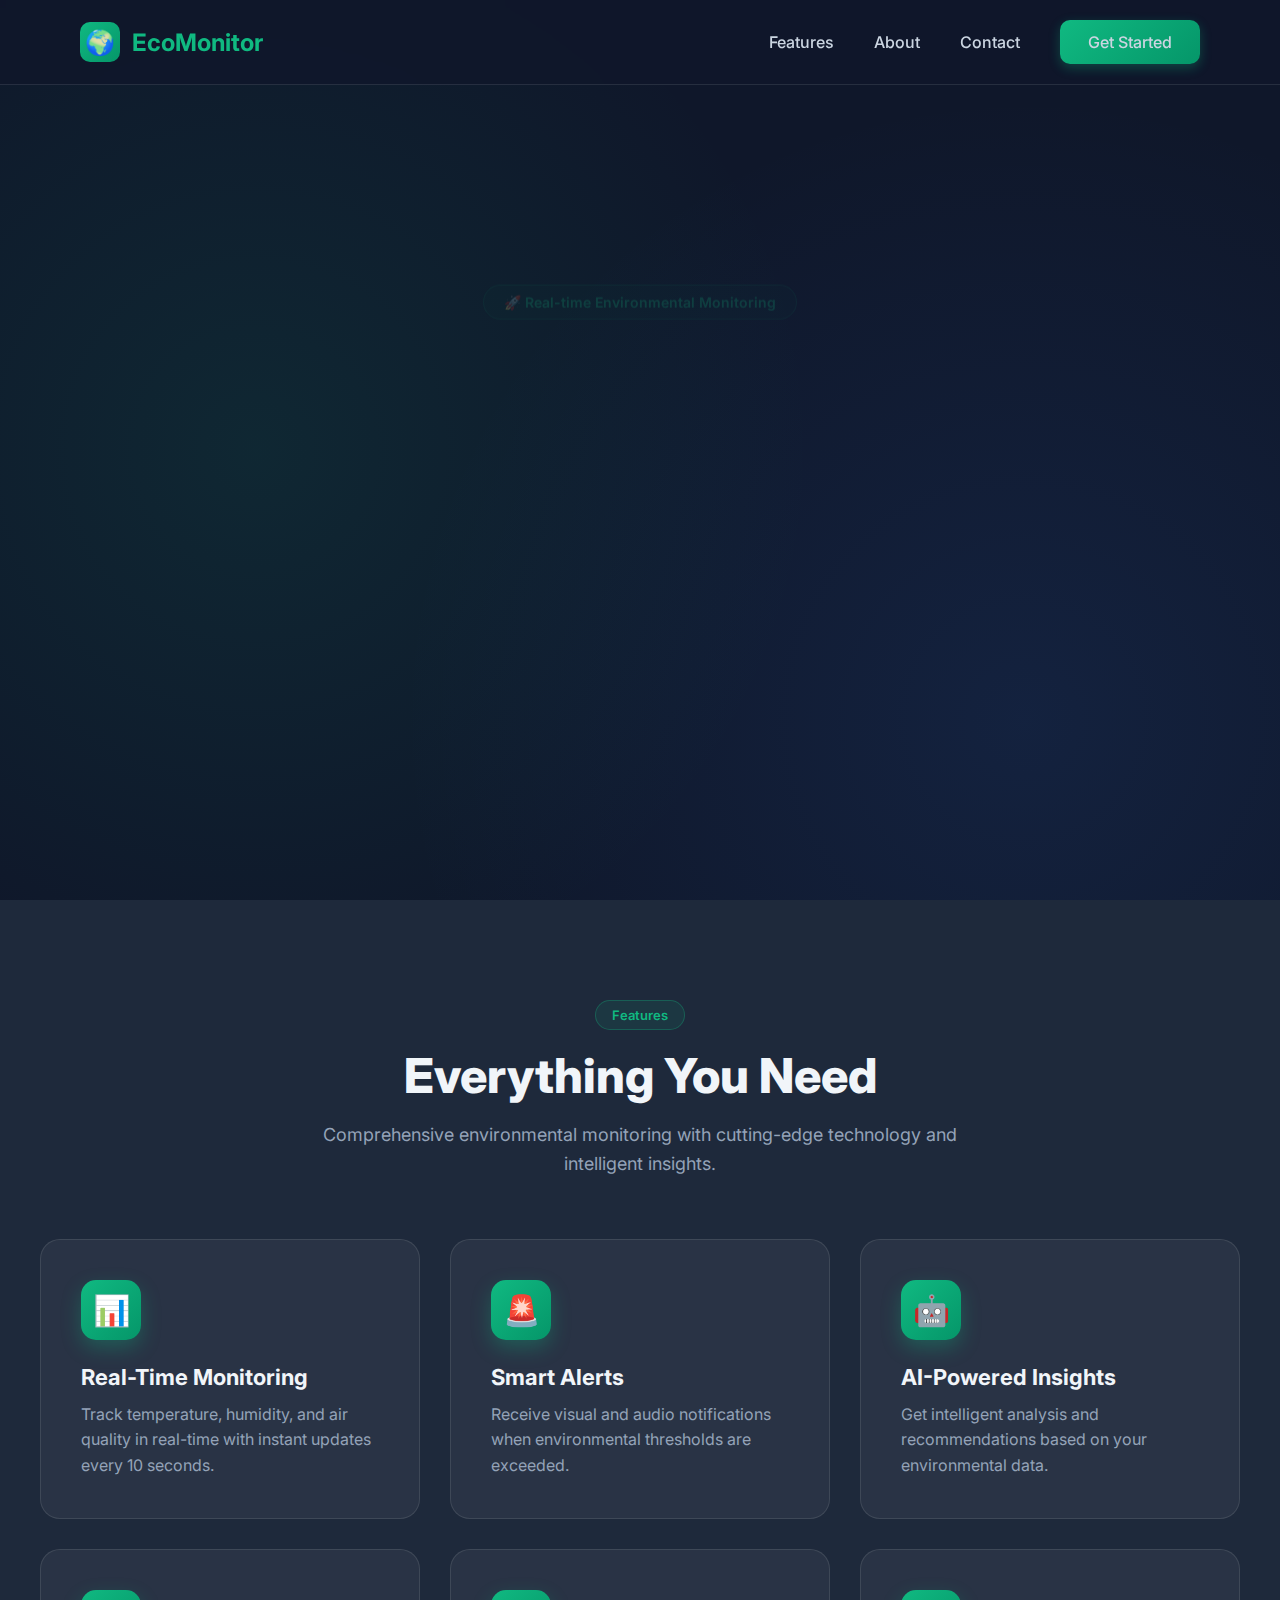
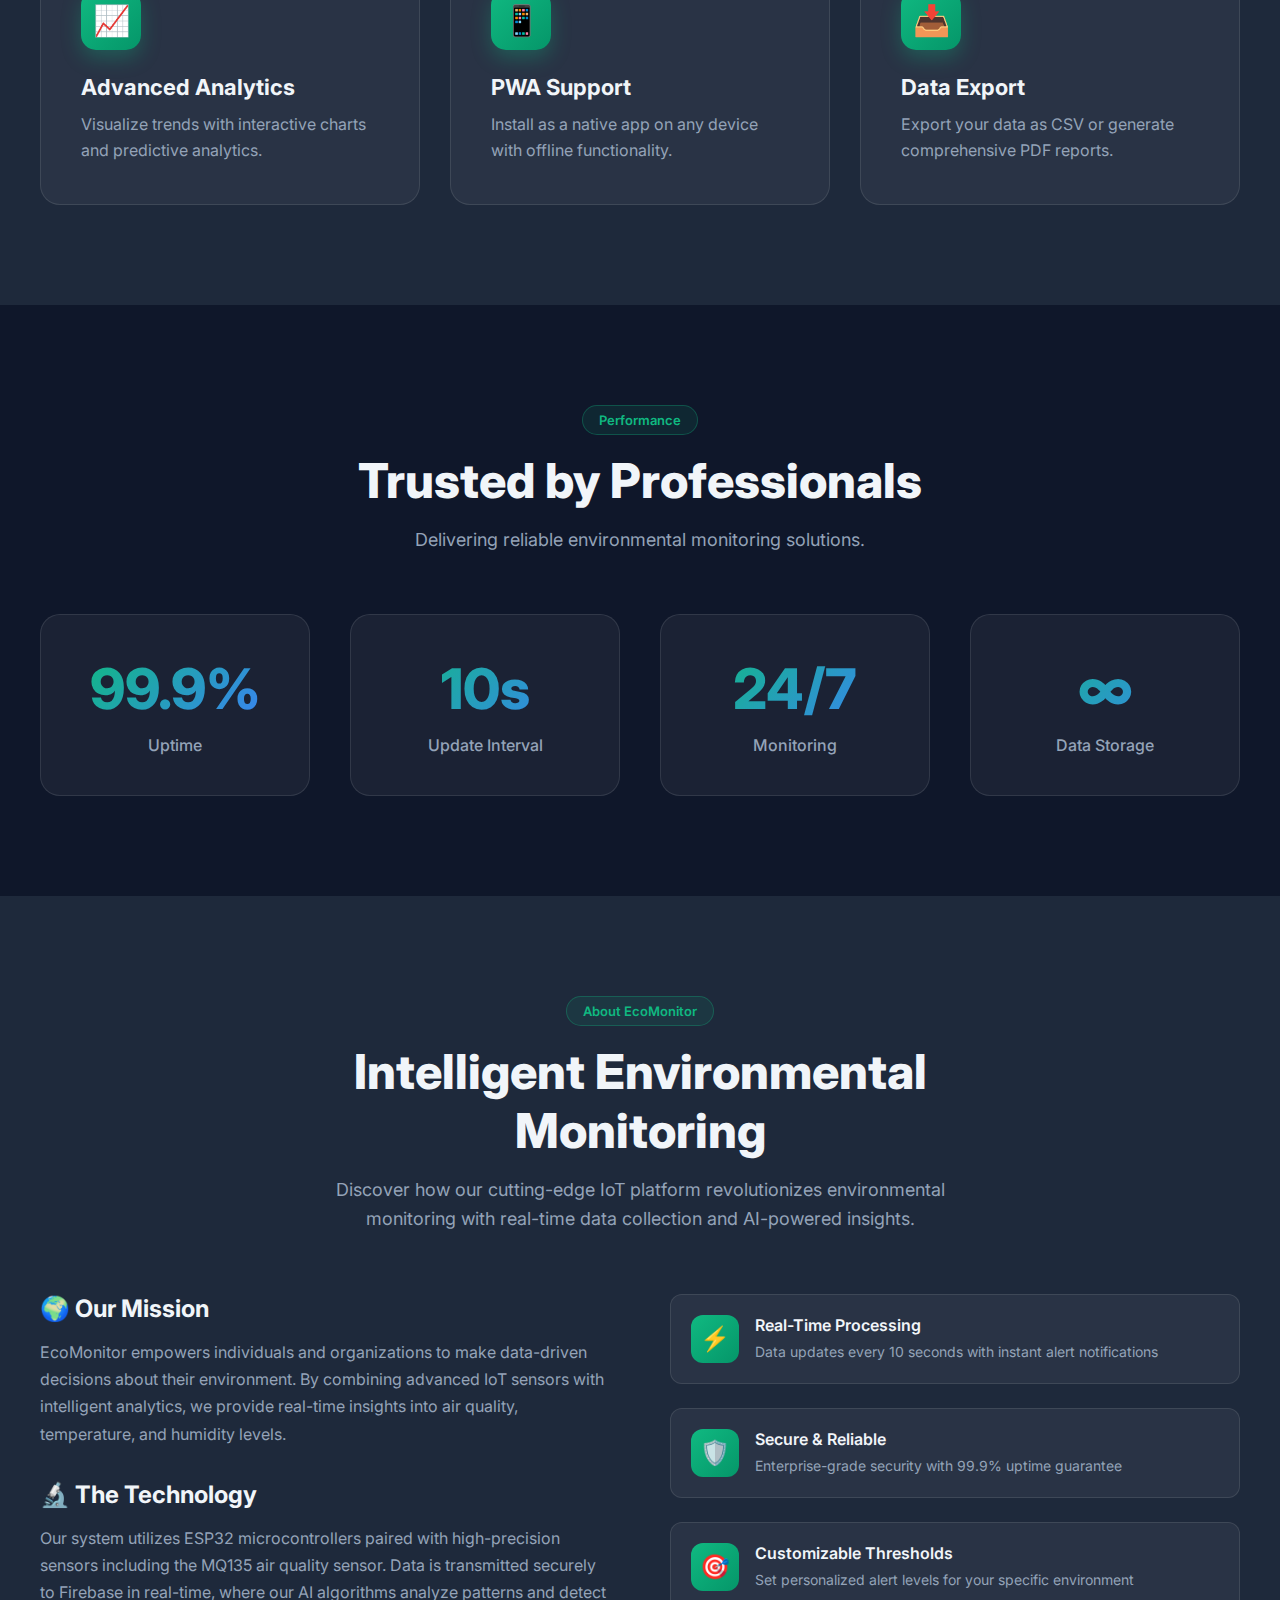
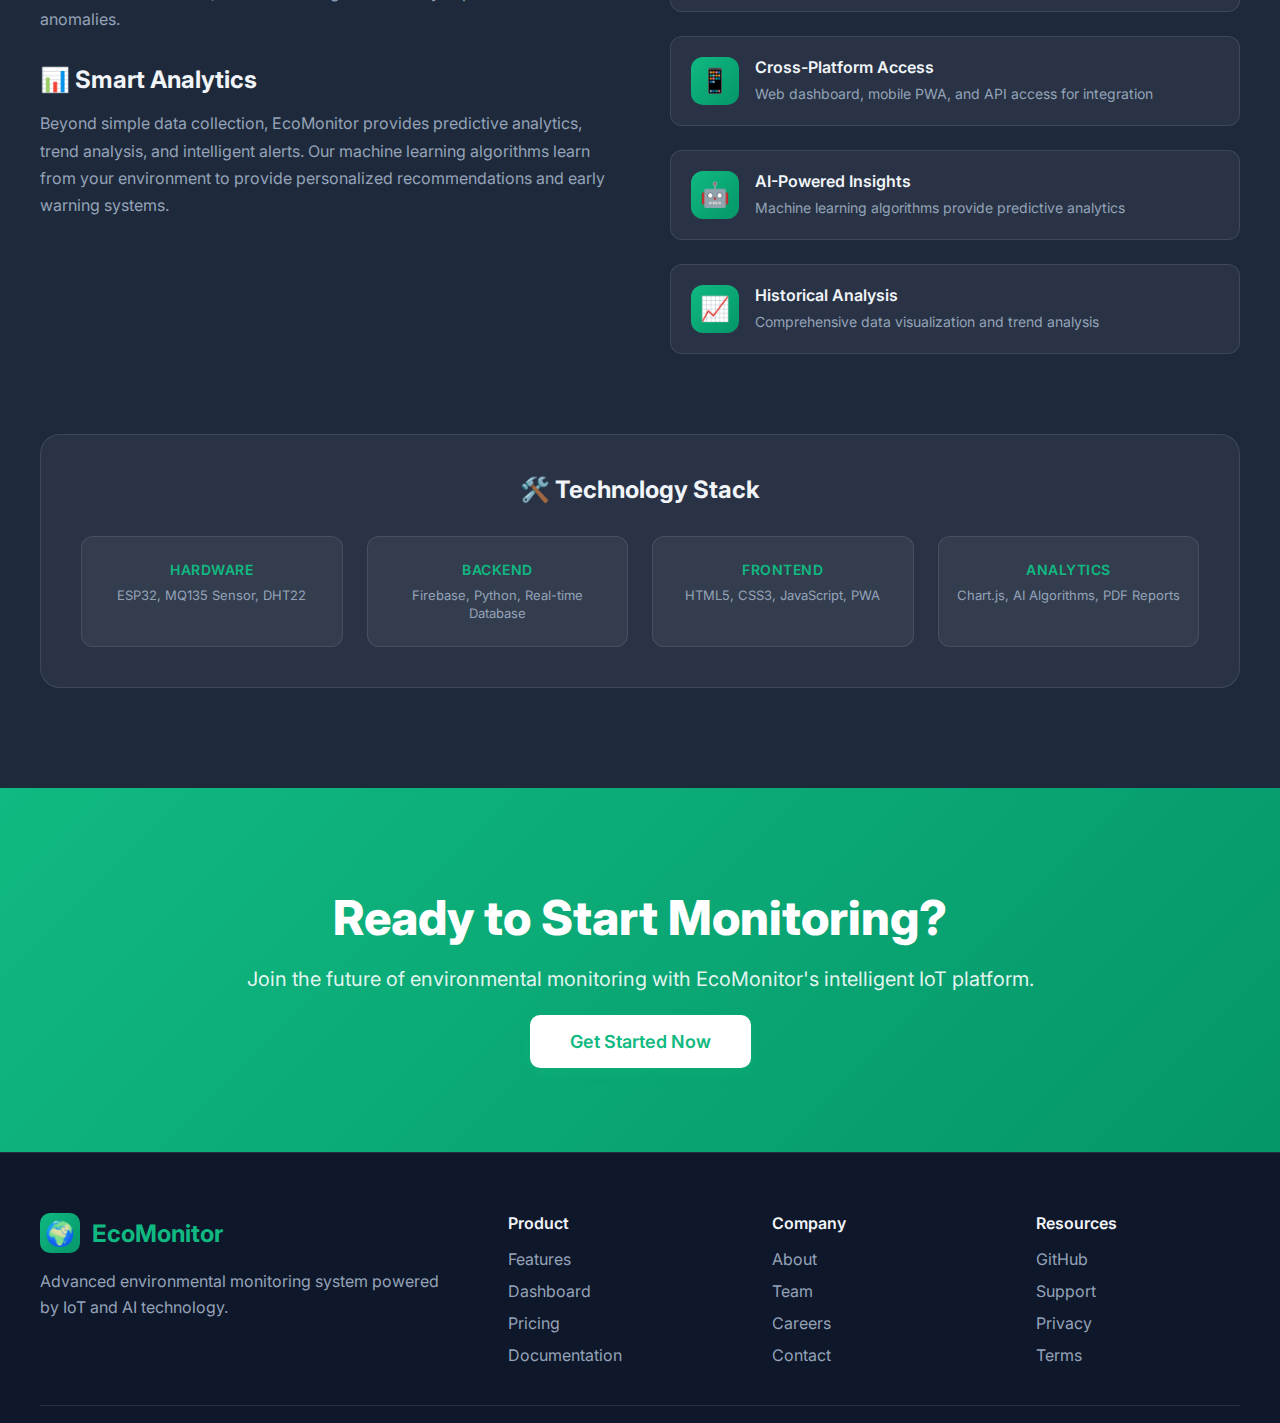
<file: index.html>
<!DOCTYPE html>
<html lang="en">
<head>
    <meta charset="UTF-8">
    <meta name="viewport" content="width=device-width, initial-scale=1.0">
    <meta http-equiv="refresh" content="0; url=web_dashboard/index.html">
    <title>EcoMonitor - Redirecting...</title>
    <style>
        body {
            font-family: 'Segoe UI', Tahoma, Geneva, Verdana, sans-serif;
            display: flex;
            justify-content: center;
            align-items: center;
            height: 100vh;
            margin: 0;
            background: linear-gradient(135deg, #667eea 0%, #764ba2 100%);
            color: white;
        }
        .container {
            text-align: center;
            padding: 40px;
            background: rgba(255, 255, 255, 0.1);
            border-radius: 20px;
            backdrop-filter: blur(10px);
        }
        h1 {
            font-size: 2.5em;
            margin-bottom: 20px;
        }
        p {
            font-size: 1.2em;
            margin-bottom: 30px;
        }
        .spinner {
            border: 4px solid rgba(255, 255, 255, 0.3);
            border-top: 4px solid white;
            border-radius: 50%;
            width: 50px;
            height: 50px;
            animation: spin 1s linear infinite;
            margin: 0 auto;
        }
        @keyframes spin {
            0% { transform: rotate(0deg); }
            100% { transform: rotate(360deg); }
        }
        a {
            color: white;
            text-decoration: underline;
        }
    </style>
</head>
<body>
    <div class="container">
        <h1>🌍 EcoMonitor</h1>
        <p>Redirecting to dashboard...</p>
        <div class="spinner"></div>
        <p style="margin-top: 30px; font-size: 0.9em;">
            If not redirected, <a href="web_dashboard/index.html">click here</a>
        </p>
    </div>
    <script>
        // Redirect after 1 second
        setTimeout(() => {
            window.location.href = 'web_dashboard/index.html';
        }, 1000);
    </script>
</body>
</html>
</file>
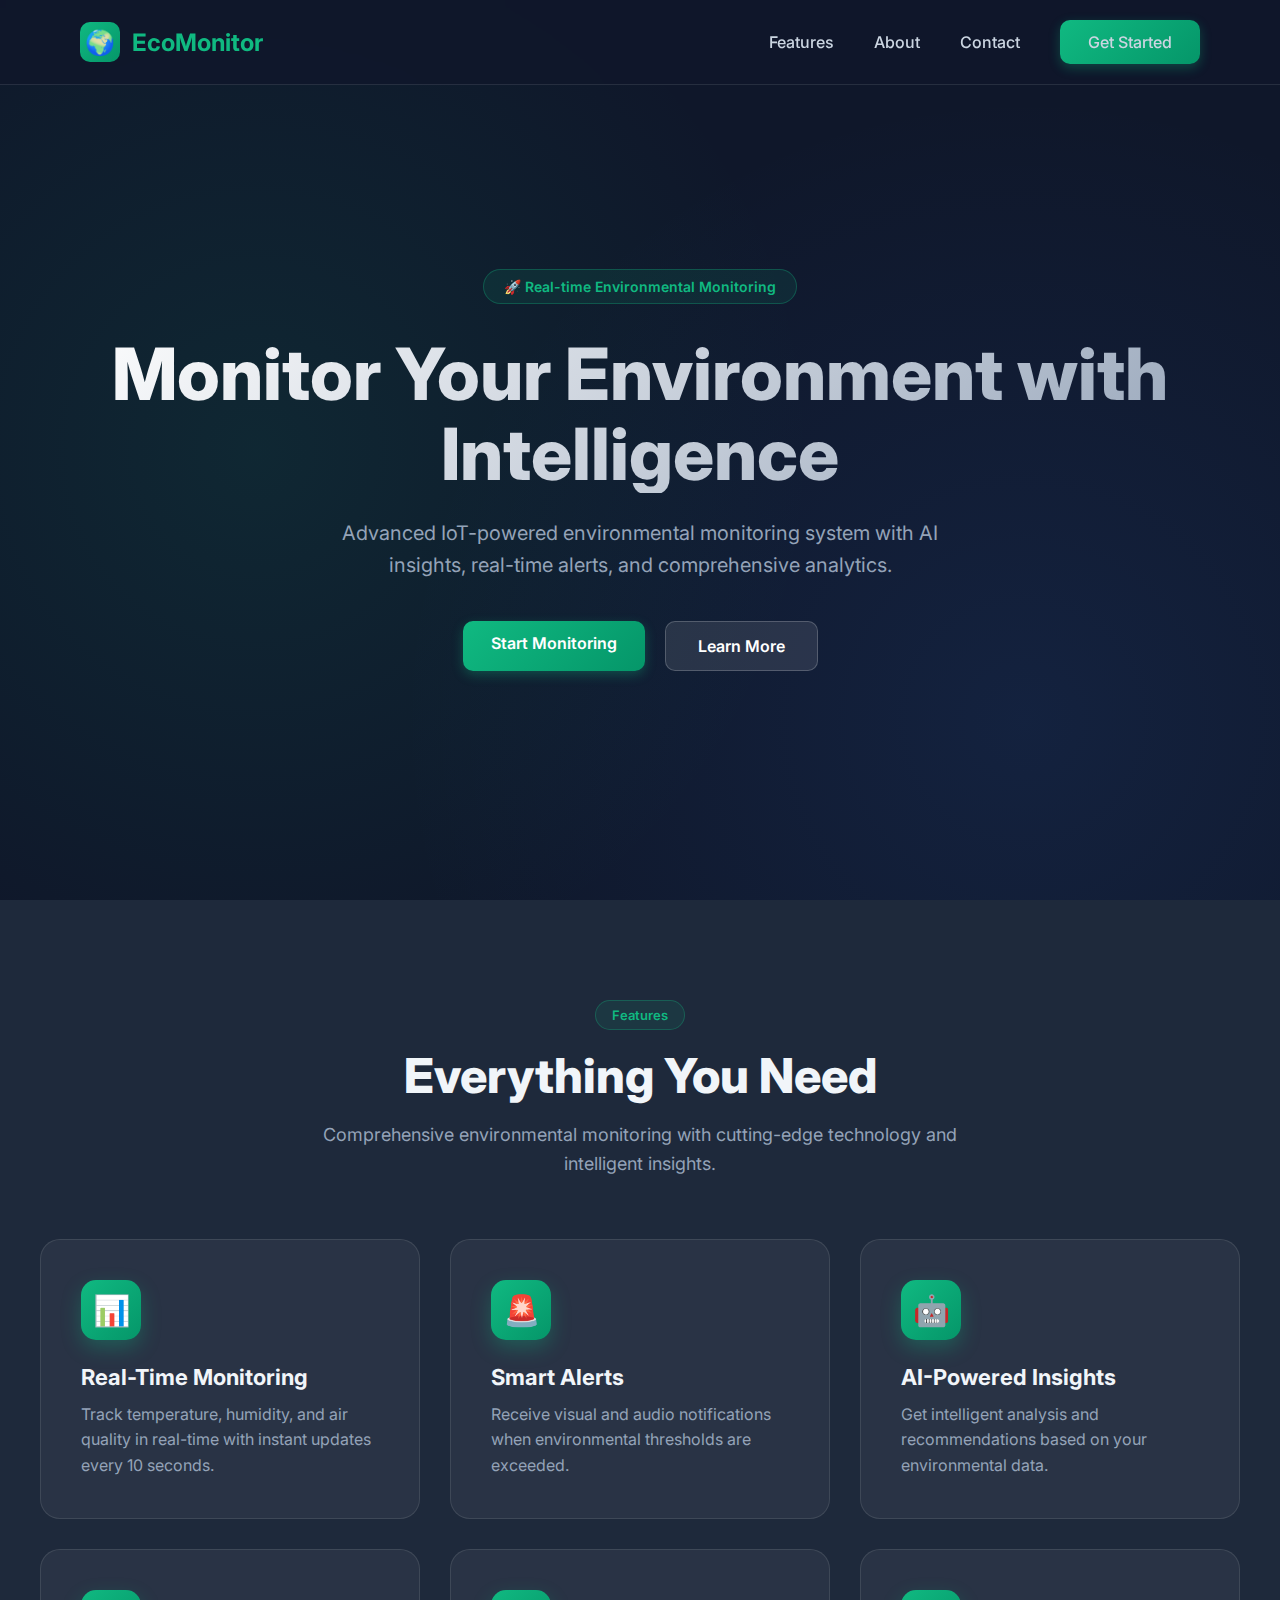
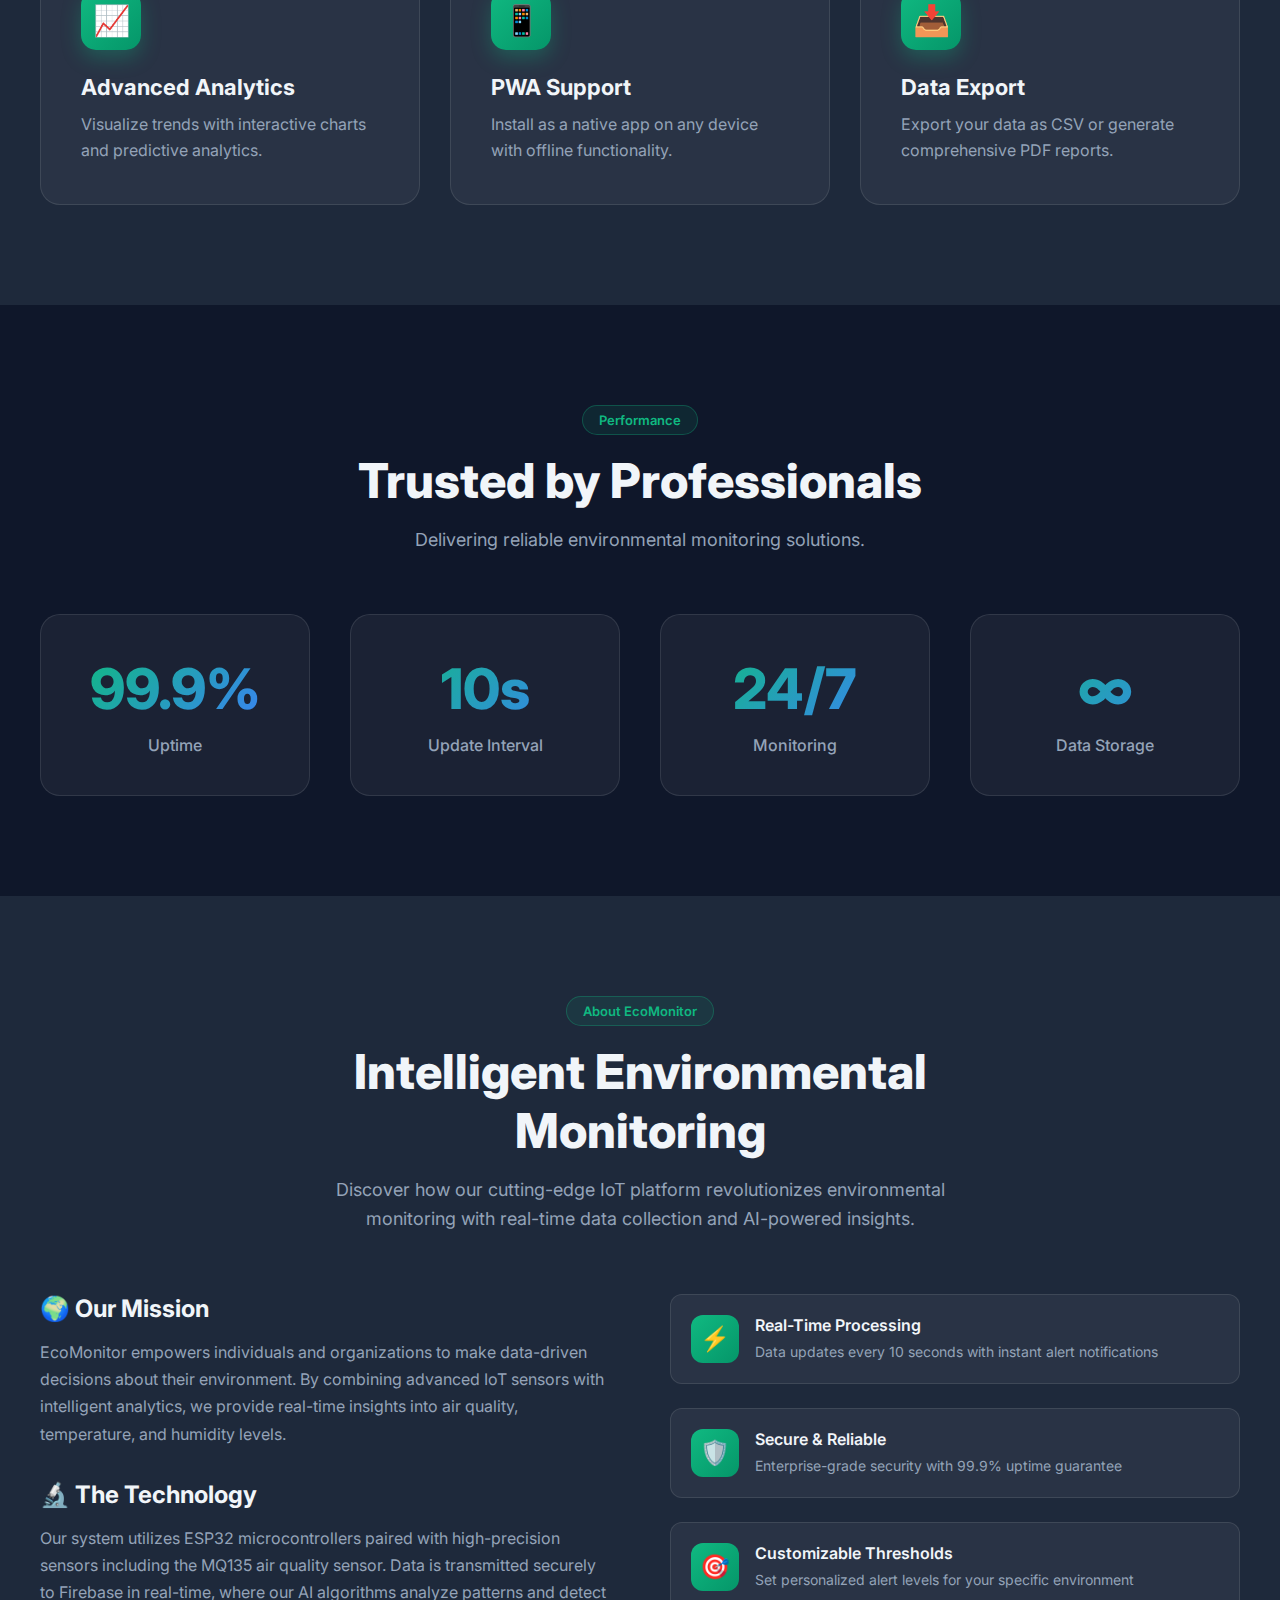
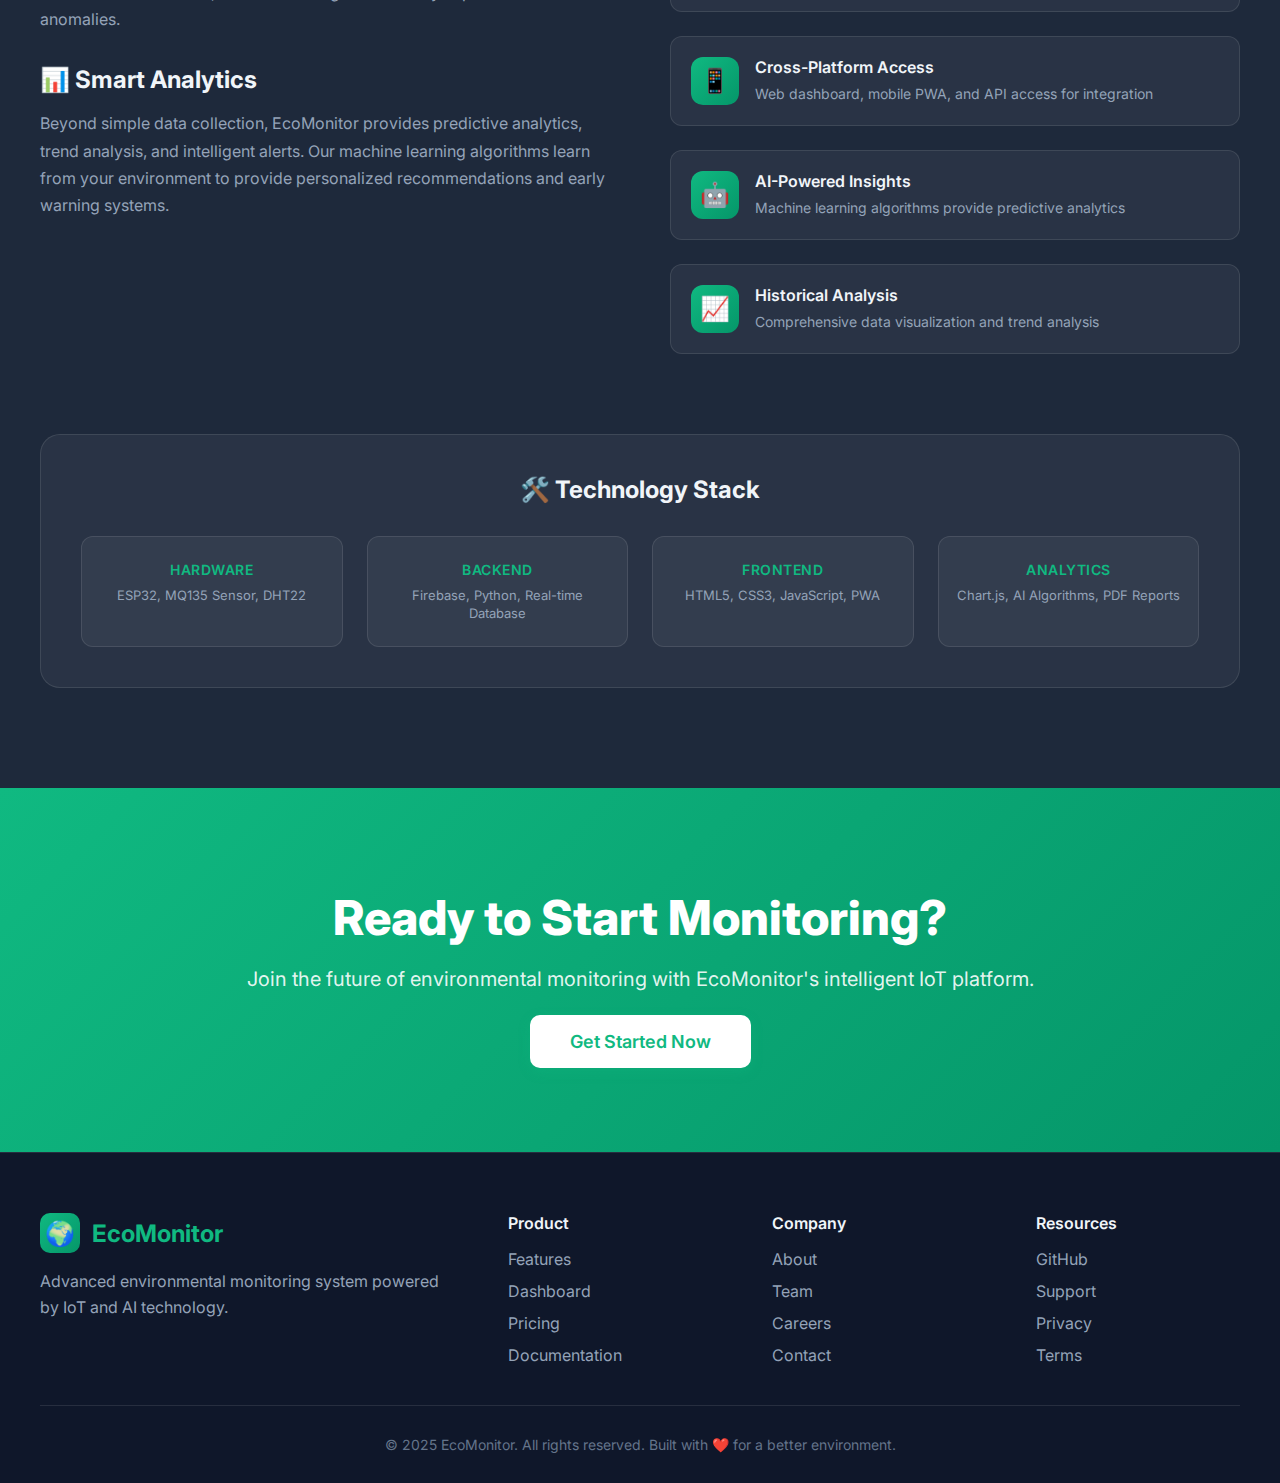
<file: web_dashboard/index.html>
<!DOCTYPE html>
<html lang="en">
<head>
    <meta charset="UTF-8">
    <meta name="viewport" content="width=device-width, initial-scale=1.0">
    <meta name="theme-color" content="#10b981">
    <meta name="apple-mobile-web-app-capable" content="yes">
    <meta name="apple-mobile-web-app-status-bar-style" content="default">
    <meta name="apple-mobile-web-app-title" content="EcoMonitor">
    <title>EcoMonitor - Environmental Monitoring System</title>
    <link rel="manifest" href="manifest.json">
    <link href="https://fonts.googleapis.com/css2?family=Inter:wght@300;400;500;600;700;800&display=swap" rel="stylesheet">
    <style>
        * {
            margin: 0;
            padding: 0;
            box-sizing: border-box;
        }

        body {
            font-family: 'Inter', -apple-system, BlinkMacSystemFont, 'Segoe UI', sans-serif;
            background: #0f172a;
            color: #e2e8f0;
            overflow-x: hidden;
        }

        /* Navigation */
        nav {
            position: fixed;
            top: 0;
            left: 0;
            right: 0;
            background: rgba(15, 23, 42, 0.8);
            backdrop-filter: blur(10px);
            border-bottom: 1px solid rgba(255, 255, 255, 0.1);
            z-index: 1000;
            padding: 20px 0;
        }

        .nav-container {
            max-width: 1200px;
            margin: 0 auto;
            padding: 0 40px;
            display: flex;
            justify-content: space-between;
            align-items: center;
        }

        .logo {
            display: flex;
            align-items: center;
            gap: 12px;
            font-size: 24px;
            font-weight: 700;
            color: #10b981;
        }

        .logo-icon {
            width: 40px;
            height: 40px;
            background: linear-gradient(135deg, #10b981 0%, #059669 100%);
            border-radius: 10px;
            display: flex;
            align-items: center;
            justify-content: center;
            font-size: 24px;
        }

        .nav-links {
            display: flex;
            gap: 40px;
            align-items: center;
        }

        .nav-links a {
            color: #cbd5e1;
            text-decoration: none;
            font-weight: 500;
            transition: color 0.3s;
        }

        .nav-links a:hover {
            color: #10b981;
        }

        .btn-primary {
            background: linear-gradient(135deg, #10b981 0%, #059669 100%);
            color: white;
            padding: 12px 28px;
            border-radius: 10px;
            text-decoration: none;
            font-weight: 600;
            transition: all 0.3s;
            box-shadow: 0 4px 12px rgba(16, 185, 129, 0.3);
        }

        .btn-primary:hover {
            transform: translateY(-2px);
            box-shadow: 0 6px 20px rgba(16, 185, 129, 0.4);
        }

        /* Hero Section */
        .hero {
            min-height: 100vh;
            display: flex;
            align-items: center;
            justify-content: center;
            position: relative;
            overflow: hidden;
            padding: 100px 40px 60px;
        }

        .hero-background {
            position: absolute;
            top: 0;
            left: 0;
            right: 0;
            bottom: 0;
            background: 
                radial-gradient(circle at 20% 50%, rgba(16, 185, 129, 0.1) 0%, transparent 50%),
                radial-gradient(circle at 80% 80%, rgba(59, 130, 246, 0.1) 0%, transparent 50%);
        }

        .hero-content {
            max-width: 1200px;
            margin: 0 auto;
            text-align: center;
            position: relative;
            z-index: 1;
        }

        .hero-badge {
            display: inline-block;
            background: rgba(16, 185, 129, 0.1);
            border: 1px solid rgba(16, 185, 129, 0.3);
            color: #10b981;
            padding: 8px 20px;
            border-radius: 50px;
            font-size: 14px;
            font-weight: 600;
            margin-bottom: 30px;
            animation: fadeInUp 0.6s ease;
        }

        @keyframes fadeInUp {
            from {
                opacity: 0;
                transform: translateY(20px);
            }
            to {
                opacity: 1;
                transform: translateY(0);
            }
        }

        .hero h1 {
            font-size: 72px;
            font-weight: 800;
            line-height: 1.1;
            margin-bottom: 24px;
            background: linear-gradient(135deg, #ffffff 0%, #94a3b8 100%);
            -webkit-background-clip: text;
            -webkit-text-fill-color: transparent;
            background-clip: text;
            animation: fadeInUp 0.6s ease 0.2s both;
        }

        .hero p {
            font-size: 20px;
            color: #94a3b8;
            max-width: 600px;
            margin: 0 auto 40px;
            line-height: 1.6;
            animation: fadeInUp 0.6s ease 0.4s both;
        }

        .hero-buttons {
            display: flex;
            gap: 20px;
            justify-content: center;
            animation: fadeInUp 0.6s ease 0.6s both;
        }

        .btn-secondary {
            background: rgba(255, 255, 255, 0.1);
            color: white;
            padding: 14px 32px;
            border-radius: 10px;
            text-decoration: none;
            font-weight: 600;
            transition: all 0.3s;
            border: 1px solid rgba(255, 255, 255, 0.2);
        }

        .btn-secondary:hover {
            background: rgba(255, 255, 255, 0.15);
            transform: translateY(-2px);
        }

        /* Features Section */
        .features {
            padding: 100px 40px;
            background: #1e293b;
            position: relative;
        }

        .section-header {
            text-align: center;
            max-width: 700px;
            margin: 0 auto 60px;
        }

        .section-badge {
            display: inline-block;
            background: rgba(16, 185, 129, 0.1);
            border: 1px solid rgba(16, 185, 129, 0.3);
            color: #10b981;
            padding: 6px 16px;
            border-radius: 50px;
            font-size: 13px;
            font-weight: 600;
            margin-bottom: 16px;
        }

        .section-header h2 {
            font-size: 48px;
            font-weight: 800;
            margin-bottom: 16px;
            color: #f1f5f9;
        }

        .section-header p {
            font-size: 18px;
            color: #94a3b8;
            line-height: 1.6;
        }

        .features-grid {
            max-width: 1200px;
            margin: 0 auto;
            display: grid;
            grid-template-columns: repeat(auto-fit, minmax(300px, 1fr));
            gap: 30px;
        }

        .feature-card {
            background: rgba(255, 255, 255, 0.05);
            border: 1px solid rgba(255, 255, 255, 0.1);
            border-radius: 20px;
            padding: 40px;
            transition: all 0.3s;
        }

        .feature-card:hover {
            transform: translateY(-8px);
            background: rgba(255, 255, 255, 0.08);
            border-color: rgba(16, 185, 129, 0.3);
            box-shadow: 0 20px 40px rgba(0, 0, 0, 0.3);
        }

        .feature-icon {
            width: 60px;
            height: 60px;
            border-radius: 15px;
            display: flex;
            align-items: center;
            justify-content: center;
            font-size: 30px;
            margin-bottom: 24px;
            background: linear-gradient(135deg, #10b981 0%, #059669 100%);
            box-shadow: 0 8px 20px rgba(16, 185, 129, 0.3);
        }

        .feature-card h3 {
            font-size: 22px;
            font-weight: 700;
            margin-bottom: 12px;
            color: #f1f5f9;
        }

        .feature-card p {
            color: #94a3b8;
            line-height: 1.6;
        }

        /* Stats Section */
        .stats {
            padding: 100px 40px;
            background: #0f172a;
        }

        .stats-grid {
            max-width: 1200px;
            margin: 0 auto;
            display: grid;
            grid-template-columns: repeat(auto-fit, minmax(250px, 1fr));
            gap: 40px;
            text-align: center;
        }

        .stat-item {
            padding: 40px;
            background: rgba(255, 255, 255, 0.05);
            border-radius: 20px;
            border: 1px solid rgba(255, 255, 255, 0.1);
        }

        .stat-number {
            font-size: 56px;
            font-weight: 800;
            background: linear-gradient(135deg, #10b981 0%, #3b82f6 100%);
            -webkit-background-clip: text;
            -webkit-text-fill-color: transparent;
            background-clip: text;
            margin-bottom: 12px;
        }

        .stat-label {
            font-size: 16px;
            color: #94a3b8;
            font-weight: 500;
        }

        /* About Section */
        .about {
            padding: 100px 40px;
            background: #1e293b;
        }

        .about-content {
            max-width: 1200px;
            margin: 0 auto;
        }

        .about-grid {
            display: grid;
            grid-template-columns: 1fr 1fr;
            gap: 60px;
            margin-bottom: 80px;
        }

        .about-text h3 {
            font-size: 24px;
            font-weight: 700;
            color: #f1f5f9;
            margin-bottom: 16px;
            margin-top: 32px;
        }

        .about-text h3:first-child {
            margin-top: 0;
        }

        .about-text p {
            font-size: 16px;
            color: #94a3b8;
            line-height: 1.7;
            margin-bottom: 24px;
        }

        .about-features {
            display: grid;
            gap: 24px;
        }

        .about-feature {
            display: flex;
            align-items: flex-start;
            gap: 16px;
            padding: 20px;
            background: rgba(255, 255, 255, 0.05);
            border-radius: 12px;
            border: 1px solid rgba(255, 255, 255, 0.1);
            transition: all 0.3s ease;
        }

        .about-feature:hover {
            background: rgba(255, 255, 255, 0.08);
            border-color: rgba(16, 185, 129, 0.3);
            transform: translateX(8px);
        }

        .about-feature-icon {
            font-size: 24px;
            flex-shrink: 0;
            width: 48px;
            height: 48px;
            background: linear-gradient(135deg, #10b981 0%, #059669 100%);
            border-radius: 12px;
            display: flex;
            align-items: center;
            justify-content: center;
        }

        .about-feature-content h4 {
            font-size: 16px;
            font-weight: 600;
            color: #f1f5f9;
            margin-bottom: 6px;
        }

        .about-feature-content p {
            font-size: 14px;
            color: #94a3b8;
            line-height: 1.5;
            margin: 0;
        }

        .about-tech-stack {
            background: rgba(255, 255, 255, 0.05);
            border-radius: 20px;
            padding: 40px;
            border: 1px solid rgba(255, 255, 255, 0.1);
        }

        .about-tech-stack h3 {
            font-size: 24px;
            font-weight: 700;
            color: #f1f5f9;
            margin-bottom: 32px;
            text-align: center;
        }

        .tech-grid {
            display: grid;
            grid-template-columns: repeat(4, 1fr);
            gap: 24px;
        }

        .tech-item {
            text-align: center;
            padding: 24px 16px;
            background: rgba(255, 255, 255, 0.05);
            border-radius: 12px;
            border: 1px solid rgba(255, 255, 255, 0.1);
            transition: all 0.3s ease;
        }

        .tech-item:hover {
            background: rgba(16, 185, 129, 0.1);
            border-color: rgba(16, 185, 129, 0.3);
            transform: translateY(-4px);
        }

        .tech-category {
            font-size: 14px;
            font-weight: 600;
            color: #10b981;
            margin-bottom: 8px;
            text-transform: uppercase;
            letter-spacing: 0.5px;
        }

        .tech-list {
            font-size: 13px;
            color: #94a3b8;
            line-height: 1.4;
        }

        /* CTA Section */
        .cta {
            padding: 100px 40px;
            background: linear-gradient(135deg, #10b981 0%, #059669 100%);
            text-align: center;
        }

        .cta-content {
            max-width: 800px;
            margin: 0 auto;
        }

        .cta h2 {
            font-size: 48px;
            font-weight: 800;
            margin-bottom: 20px;
            color: white;
        }

        .cta p {
            font-size: 20px;
            color: rgba(255, 255, 255, 0.9);
            margin-bottom: 40px;
        }

        .cta .btn-primary {
            background: white;
            color: #10b981;
            font-size: 18px;
            padding: 16px 40px;
        }

        .cta .btn-primary:hover {
            background: #f1f5f9;
        }

        /* Footer */
        footer {
            background: #0f172a;
            border-top: 1px solid rgba(255, 255, 255, 0.1);
            padding: 60px 40px 30px;
        }

        .footer-content {
            max-width: 1200px;
            margin: 0 auto;
            display: grid;
            grid-template-columns: 2fr 1fr 1fr 1fr;
            gap: 60px;
            margin-bottom: 40px;
        }

        .footer-brand {
            display: flex;
            flex-direction: column;
            gap: 16px;
        }

        .footer-brand p {
            color: #94a3b8;
            line-height: 1.6;
        }

        .footer-section h4 {
            color: #f1f5f9;
            font-weight: 600;
            margin-bottom: 16px;
        }

        .footer-links {
            display: flex;
            flex-direction: column;
            gap: 12px;
        }

        .footer-links a {
            color: #94a3b8;
            text-decoration: none;
            transition: color 0.3s;
        }

        .footer-links a:hover {
            color: #10b981;
        }

        .footer-bottom {
            max-width: 1200px;
            margin: 0 auto;
            padding-top: 30px;
            border-top: 1px solid rgba(255, 255, 255, 0.1);
            text-align: center;
            color: #64748b;
            font-size: 14px;
        }

        /* Responsive */
        @media (max-width: 768px) {
            .hero h1 {
                font-size: 48px;
            }

            .hero p {
                font-size: 18px;
            }

            .hero-buttons {
                flex-direction: column;
            }

            .section-header h2 {
                font-size: 36px;
            }

            .features-grid {
                grid-template-columns: 1fr;
            }

            .about-grid {
                grid-template-columns: 1fr;
                gap: 40px;
                margin-bottom: 60px;
            }

            .tech-grid {
                grid-template-columns: repeat(2, 1fr);
                gap: 16px;
            }

            .footer-content {
                grid-template-columns: 1fr;
                gap: 40px;
            }

            .nav-links {
                display: none;
            }
        }

        @media (max-width: 480px) {
            .about {
                padding: 60px 20px;
            }

            .about-text h3 {
                font-size: 20px;
            }

            .about-text p {
                font-size: 15px;
            }

            .about-feature {
                padding: 16px;
            }

            .about-feature-icon {
                width: 40px;
                height: 40px;
                font-size: 20px;
            }

            .about-tech-stack {
                padding: 24px 16px;
            }

            .tech-grid {
                grid-template-columns: 1fr;
                gap: 12px;
            }

            .tech-item {
                padding: 16px 12px;
            }
        }
    </style>
</head>
<body>
    <!-- Navigation -->
    <nav>
        <div class="nav-container">
            <div class="logo">
                <div class="logo-icon">🌍</div>
                <span>EcoMonitor</span>
            </div>
            <div class="nav-links">
                <a href="#features">Features</a>
                <a href="#about">About</a>
                <a href="#contact">Contact</a>
                <a href="login.html" class="btn-primary">Get Started</a>
            </div>
        </div>
    </nav>

    <!-- Hero Section -->
    <section class="hero">
        <div class="hero-background"></div>
        <div class="hero-content">
            <div class="hero-badge">🚀 Real-time Environmental Monitoring</div>
            <h1>Monitor Your Environment with Intelligence</h1>
            <p>Advanced IoT-powered environmental monitoring system with AI insights, real-time alerts, and comprehensive analytics.</p>
            <div class="hero-buttons">
                <a href="login.html" class="btn-primary">Start Monitoring</a>
                <a href="#features" class="btn-secondary">Learn More</a>
            </div>
        </div>
    </section>

    <!-- Features Section -->
    <section class="features" id="features">
        <div class="section-header">
            <div class="section-badge">Features</div>
            <h2>Everything You Need</h2>
            <p>Comprehensive environmental monitoring with cutting-edge technology and intelligent insights.</p>
        </div>
        <div class="features-grid">
            <div class="feature-card">
                <div class="feature-icon">📊</div>
                <h3>Real-Time Monitoring</h3>
                <p>Track temperature, humidity, and air quality in real-time with instant updates every 10 seconds.</p>
            </div>
            <div class="feature-card">
                <div class="feature-icon">🚨</div>
                <h3>Smart Alerts</h3>
                <p>Receive visual and audio notifications when environmental thresholds are exceeded.</p>
            </div>
            <div class="feature-card">
                <div class="feature-icon">🤖</div>
                <h3>AI-Powered Insights</h3>
                <p>Get intelligent analysis and recommendations based on your environmental data.</p>
            </div>
            <div class="feature-card">
                <div class="feature-icon">📈</div>
                <h3>Advanced Analytics</h3>
                <p>Visualize trends with interactive charts and predictive analytics.</p>
            </div>
            <div class="feature-card">
                <div class="feature-icon">📱</div>
                <h3>PWA Support</h3>
                <p>Install as a native app on any device with offline functionality.</p>
            </div>
            <div class="feature-card">
                <div class="feature-icon">📥</div>
                <h3>Data Export</h3>
                <p>Export your data as CSV or generate comprehensive PDF reports.</p>
            </div>
        </div>
    </section>

    <!-- Stats Section -->
    <section class="stats">
        <div class="section-header">
            <div class="section-badge">Performance</div>
            <h2>Trusted by Professionals</h2>
            <p>Delivering reliable environmental monitoring solutions.</p>
        </div>
        <div class="stats-grid">
            <div class="stat-item">
                <div class="stat-number">99.9%</div>
                <div class="stat-label">Uptime</div>
            </div>
            <div class="stat-item">
                <div class="stat-number">10s</div>
                <div class="stat-label">Update Interval</div>
            </div>
            <div class="stat-item">
                <div class="stat-number">24/7</div>
                <div class="stat-label">Monitoring</div>
            </div>
            <div class="stat-item">
                <div class="stat-number">∞</div>
                <div class="stat-label">Data Storage</div>
            </div>
        </div>
    </section>

    <!-- About Section -->
    <section class="about" id="about">
        <div class="section-header">
            <div class="section-badge">About EcoMonitor</div>
            <h2>Intelligent Environmental Monitoring</h2>
            <p>Discover how our cutting-edge IoT platform revolutionizes environmental monitoring with real-time data collection and AI-powered insights.</p>
        </div>
        
        <div class="about-content">
            <div class="about-grid">
                <div class="about-text">
                    <h3>🌍 Our Mission</h3>
                    <p>EcoMonitor empowers individuals and organizations to make data-driven decisions about their environment. By combining advanced IoT sensors with intelligent analytics, we provide real-time insights into air quality, temperature, and humidity levels.</p>
                    
                    <h3>🔬 The Technology</h3>
                    <p>Our system utilizes ESP32 microcontrollers paired with high-precision sensors including the MQ135 air quality sensor. Data is transmitted securely to Firebase in real-time, where our AI algorithms analyze patterns and detect anomalies.</p>
                    
                    <h3>📊 Smart Analytics</h3>
                    <p>Beyond simple data collection, EcoMonitor provides predictive analytics, trend analysis, and intelligent alerts. Our machine learning algorithms learn from your environment to provide personalized recommendations and early warning systems.</p>
                </div>
                
                <div class="about-features">
                    <div class="about-feature">
                        <div class="about-feature-icon">⚡</div>
                        <div class="about-feature-content">
                            <h4>Real-Time Processing</h4>
                            <p>Data updates every 10 seconds with instant alert notifications</p>
                        </div>
                    </div>
                    
                    <div class="about-feature">
                        <div class="about-feature-icon">🛡️</div>
                        <div class="about-feature-content">
                            <h4>Secure & Reliable</h4>
                            <p>Enterprise-grade security with 99.9% uptime guarantee</p>
                        </div>
                    </div>
                    
                    <div class="about-feature">
                        <div class="about-feature-icon">🎯</div>
                        <div class="about-feature-content">
                            <h4>Customizable Thresholds</h4>
                            <p>Set personalized alert levels for your specific environment</p>
                        </div>
                    </div>
                    
                    <div class="about-feature">
                        <div class="about-feature-icon">📱</div>
                        <div class="about-feature-content">
                            <h4>Cross-Platform Access</h4>
                            <p>Web dashboard, mobile PWA, and API access for integration</p>
                        </div>
                    </div>
                    
                    <div class="about-feature">
                        <div class="about-feature-icon">🤖</div>
                        <div class="about-feature-content">
                            <h4>AI-Powered Insights</h4>
                            <p>Machine learning algorithms provide predictive analytics</p>
                        </div>
                    </div>
                    
                    <div class="about-feature">
                        <div class="about-feature-icon">📈</div>
                        <div class="about-feature-content">
                            <h4>Historical Analysis</h4>
                            <p>Comprehensive data visualization and trend analysis</p>
                        </div>
                    </div>
                </div>
            </div>
            
            <div class="about-tech-stack">
                <h3>🛠️ Technology Stack</h3>
                <div class="tech-grid">
                    <div class="tech-item">
                        <div class="tech-category">Hardware</div>
                        <div class="tech-list">ESP32, MQ135 Sensor, DHT22</div>
                    </div>
                    <div class="tech-item">
                        <div class="tech-category">Backend</div>
                        <div class="tech-list">Firebase, Python, Real-time Database</div>
                    </div>
                    <div class="tech-item">
                        <div class="tech-category">Frontend</div>
                        <div class="tech-list">HTML5, CSS3, JavaScript, PWA</div>
                    </div>
                    <div class="tech-item">
                        <div class="tech-category">Analytics</div>
                        <div class="tech-list">Chart.js, AI Algorithms, PDF Reports</div>
                    </div>
                </div>
            </div>
        </div>
    </section>

    <!-- CTA Section -->
    <section class="cta">
        <div class="cta-content">
            <h2>Ready to Start Monitoring?</h2>
            <p>Join the future of environmental monitoring with EcoMonitor's intelligent IoT platform.</p>
            <a href="login.html" class="btn-primary">Get Started Now</a>
        </div>
    </section>

    <!-- Footer -->
    <footer id="contact">
        <div class="footer-content">
            <div class="footer-brand">
                <div class="logo">
                    <div class="logo-icon">🌍</div>
                    <span>EcoMonitor</span>
                </div>
                <p>Advanced environmental monitoring system powered by IoT and AI technology.</p>
            </div>
            <div class="footer-section">
                <h4>Product</h4>
                <div class="footer-links">
                    <a href="#features">Features</a>
                    <a href="login.html">Dashboard</a>
                    <a href="#pricing">Pricing</a>
                    <a href="#docs">Documentation</a>
                </div>
            </div>
            <div class="footer-section">
                <h4>Company</h4>
                <div class="footer-links">
                    <a href="#about">About</a>
                    <a href="#team">Team</a>
                    <a href="#careers">Careers</a>
                    <a href="#contact">Contact</a>
                </div>
            </div>
            <div class="footer-section">
                <h4>Resources</h4>
                <div class="footer-links">
                    <a href="https://github.com/solanoypatricia02/EcoMonitor" target="_blank">GitHub</a>
                    <a href="#support">Support</a>
                    <a href="#privacy">Privacy</a>
                    <a href="#terms">Terms</a>
                </div>
            </div>
        </div>
        <div class="footer-bottom">
            © 2025 EcoMonitor. All rights reserved. Built with ❤️ for a better environment.
        </div>
    </footer>

    <script>
        // Register Service Worker for PWA
        if ('serviceWorker' in navigator) {
            window.addEventListener('load', () => {
                navigator.serviceWorker.register('/sw.js')
                    .then(registration => {
                        console.log('✓ Service Worker registered');
                    })
                    .catch(error => {
                        console.log('✗ Service Worker registration failed:', error);
                    });
            });
        }

        // Landing page is always accessible - no automatic redirects
        // Users must explicitly click "Get Started" to go to login
    </script>
</body>
</html>
</file>
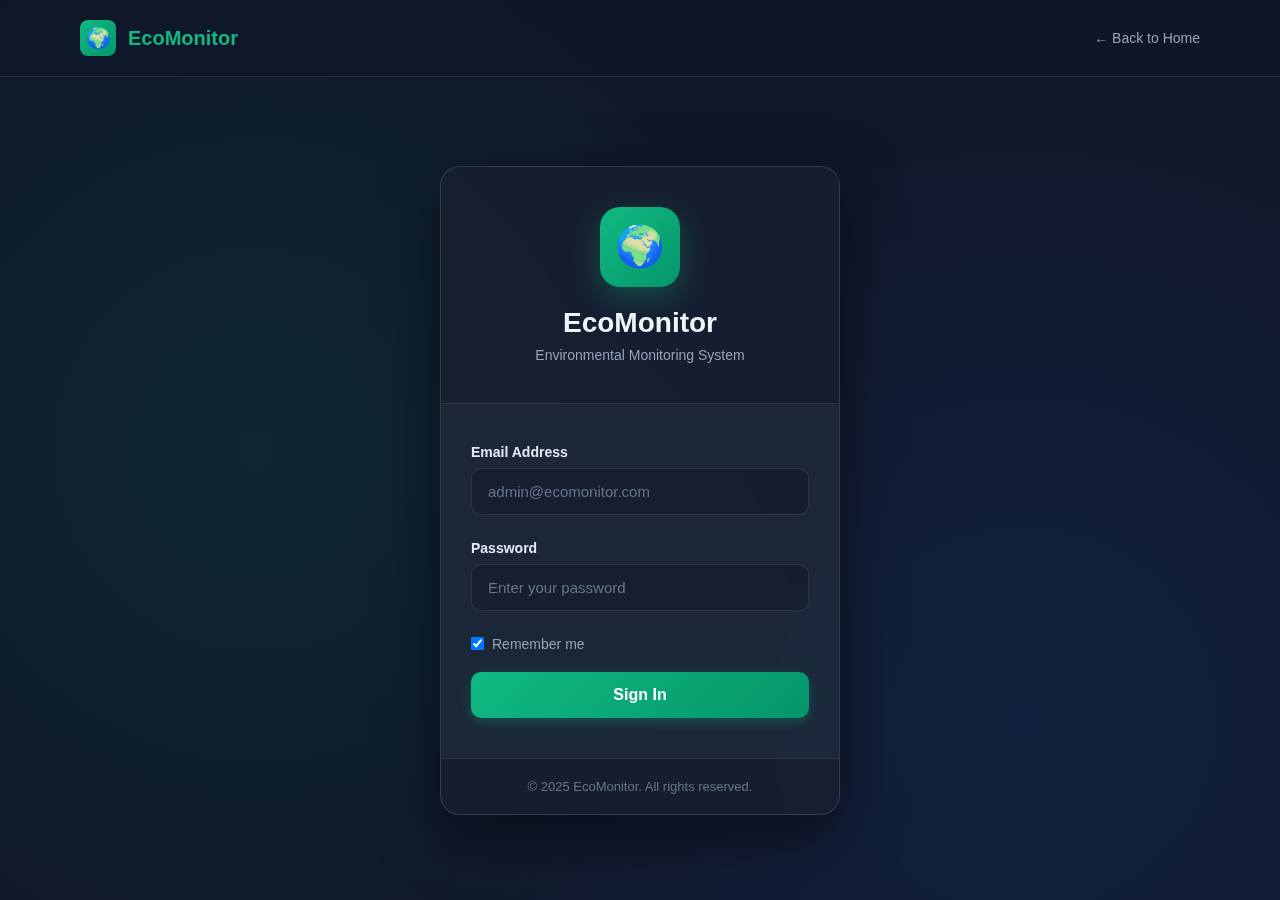
<file: web_dashboard/login.html>
<!DOCTYPE html>
<html lang="en">
<head>
    <meta charset="UTF-8">
    <meta name="viewport" content="width=device-width, initial-scale=1.0">
    <title>Login - EcoMonitor</title>
    <style>
        * {
            margin: 0;
            padding: 0;
            box-sizing: border-box;
        }

        body {
            font-family: 'Inter', -apple-system, BlinkMacSystemFont, 'Segoe UI', sans-serif;
            background: #0f172a;
            min-height: 100vh;
            display: flex;
            flex-direction: column;
            align-items: center;
            justify-content: center;
            padding: 20px;
            position: relative;
            overflow: hidden;
        }

        body::before {
            content: '';
            position: absolute;
            top: 0;
            left: 0;
            right: 0;
            bottom: 0;
            background: 
                radial-gradient(circle at 20% 50%, rgba(16, 185, 129, 0.1) 0%, transparent 50%),
                radial-gradient(circle at 80% 80%, rgba(59, 130, 246, 0.1) 0%, transparent 50%);
            pointer-events: none;
        }

        /* Navigation */
        nav {
            position: fixed;
            top: 0;
            left: 0;
            right: 0;
            background: rgba(15, 23, 42, 0.8);
            backdrop-filter: blur(10px);
            border-bottom: 1px solid rgba(255, 255, 255, 0.1);
            z-index: 1000;
            padding: 20px 0;
        }

        .nav-container {
            max-width: 1200px;
            margin: 0 auto;
            padding: 0 40px;
            display: flex;
            justify-content: space-between;
            align-items: center;
        }

        .nav-logo {
            display: flex;
            align-items: center;
            gap: 12px;
            font-size: 20px;
            font-weight: 700;
            color: #10b981;
            text-decoration: none;
            transition: opacity 0.3s;
        }

        .nav-logo:hover {
            opacity: 0.8;
        }

        .nav-logo-icon {
            width: 36px;
            height: 36px;
            background: linear-gradient(135deg, #10b981 0%, #059669 100%);
            border-radius: 8px;
            display: flex;
            align-items: center;
            justify-content: center;
            font-size: 20px;
        }

        .back-link {
            color: #94a3b8;
            text-decoration: none;
            font-size: 14px;
            font-weight: 500;
            transition: color 0.3s;
            display: flex;
            align-items: center;
            gap: 6px;
        }

        .back-link:hover {
            color: #10b981;
        }

        .login-container {
            background: rgba(30, 41, 59, 0.8);
            backdrop-filter: blur(20px);
            border: 1px solid rgba(255, 255, 255, 0.1);
            border-radius: 20px;
            box-shadow: 0 20px 60px rgba(0, 0, 0, 0.5);
            overflow: hidden;
            max-width: 400px;
            width: 100%;
            animation: slideUp 0.5s ease;
            position: relative;
            z-index: 1;
            margin-top: 80px;
        }

        @keyframes slideUp {
            from {
                opacity: 0;
                transform: translateY(30px);
            }
            to {
                opacity: 1;
                transform: translateY(0);
            }
        }

        .login-header {
            background: rgba(15, 23, 42, 0.5);
            border-bottom: 1px solid rgba(255, 255, 255, 0.1);
            padding: 40px 30px;
            text-align: center;
            color: white;
        }

        .logo {
            width: 80px;
            height: 80px;
            background: linear-gradient(135deg, #10b981 0%, #059669 100%);
            border-radius: 20px;
            margin: 0 auto 20px;
            display: flex;
            align-items: center;
            justify-content: center;
            font-size: 40px;
            box-shadow: 0 10px 30px rgba(16, 185, 129, 0.3);
        }

        .login-header h1 {
            font-size: 28px;
            margin-bottom: 8px;
            color: #f1f5f9;
        }

        .login-header p {
            font-size: 14px;
            color: #94a3b8;
        }

        .login-body {
            padding: 40px 30px;
        }

        .form-group {
            margin-bottom: 25px;
        }

        label {
            display: block;
            font-size: 14px;
            font-weight: 600;
            color: #e2e8f0;
            margin-bottom: 8px;
        }

        input {
            width: 100%;
            padding: 14px 16px;
            background: rgba(15, 23, 42, 0.5);
            border: 1px solid rgba(255, 255, 255, 0.1);
            border-radius: 10px;
            font-size: 15px;
            color: #f1f5f9;
            transition: all 0.3s;
            font-family: inherit;
        }

        input::placeholder {
            color: #64748b;
        }

        input:focus {
            outline: none;
            background: rgba(15, 23, 42, 0.7);
            border-color: #10b981;
            box-shadow: 0 0 0 3px rgba(16, 185, 129, 0.2);
        }

        .btn-login {
            width: 100%;
            padding: 14px;
            background: linear-gradient(135deg, #10b981 0%, #059669 100%);
            color: white;
            border: none;
            border-radius: 10px;
            font-size: 16px;
            font-weight: 600;
            cursor: pointer;
            transition: all 0.3s;
            box-shadow: 0 4px 12px rgba(16, 185, 129, 0.3);
        }

        .btn-login:hover {
            transform: translateY(-2px);
            box-shadow: 0 6px 20px rgba(16, 185, 129, 0.4);
        }

        .btn-login:active {
            transform: translateY(0);
        }

        .error-message {
            background: rgba(239, 68, 68, 0.1);
            color: #fca5a5;
            padding: 12px 16px;
            border-radius: 8px;
            margin-bottom: 20px;
            font-size: 14px;
            display: none;
            border: 1px solid rgba(239, 68, 68, 0.3);
            border-left: 4px solid #ef4444;
        }

        .error-message.show {
            display: block;
            animation: shake 0.5s;
        }

        @keyframes shake {
            0%, 100% { transform: translateX(0); }
            25% { transform: translateX(-10px); }
            75% { transform: translateX(10px); }
        }

        .remember-me {
            display: flex;
            align-items: center;
            margin-bottom: 20px;
        }

        .remember-me input[type="checkbox"] {
            width: auto;
            margin-right: 8px;
        }

        .remember-me label {
            margin: 0;
            font-weight: 400;
            font-size: 14px;
            color: #94a3b8;
        }

        .login-footer {
            text-align: center;
            padding: 20px;
            background: rgba(15, 23, 42, 0.5);
            border-top: 1px solid rgba(255, 255, 255, 0.1);
            font-size: 13px;
            color: #64748b;
        }

        @media (max-width: 768px) {
            .nav-container {
                padding: 0 20px;
            }

            .nav-logo {
                font-size: 18px;
            }

            .nav-logo-icon {
                width: 32px;
                height: 32px;
                font-size: 18px;
            }

            .back-link {
                font-size: 13px;
            }
        }

        @media (max-width: 480px) {
            .login-container {
                margin-top: 80px;
            }

            .login-header {
                padding: 30px 20px;
            }

            .login-body {
                padding: 30px 20px;
            }
        }
    </style>
</head>
<body>
    <!-- Navigation -->
    <nav>
        <div class="nav-container">
            <a href="index.html" class="nav-logo">
                <div class="nav-logo-icon">🌍</div>
                <span>EcoMonitor</span>
            </a>
            <a href="index.html" class="back-link">
                ← Back to Home
            </a>
        </div>
    </nav>

    <div class="login-container">
        <div class="login-header">
            <div class="logo">🌍</div>
            <h1>EcoMonitor</h1>
            <p>Environmental Monitoring System</p>
        </div>

        <div class="login-body">
            <div class="error-message" id="errorMessage">
                Invalid email or password. Please try again.
            </div>

            <form id="loginForm" onsubmit="handleLogin(event)">
                <div class="form-group">
                    <label for="email">Email Address</label>
                    <input 
                        type="email" 
                        id="email" 
                        placeholder="admin@ecomonitor.com"
                        required
                        autocomplete="email"
                    >
                </div>

                <div class="form-group">
                    <label for="password">Password</label>
                    <input 
                        type="password" 
                        id="password" 
                        placeholder="Enter your password"
                        required
                        autocomplete="current-password"
                    >
                </div>

                <div class="remember-me">
                    <input type="checkbox" id="remember" checked>
                    <label for="remember">Remember me</label>
                </div>

                <button type="submit" class="btn-login">
                    Sign In
                </button>
            </form>
        </div>

        <div class="login-footer">
            © 2025 EcoMonitor. All rights reserved.
        </div>
    </div>

    <script>
        // Admin credentials
        const ADMIN_EMAIL = 'admin@ecomonitor.com';
        const ADMIN_PASSWORD = 'password123';

        // Check if already logged in
        window.addEventListener('load', () => {
            const isLoggedIn = sessionStorage.getItem('ecomonitor_logged_in');
            const rememberMe = localStorage.getItem('ecomonitor_remember');
            
            if (isLoggedIn === 'true' || rememberMe === 'true') {
                window.location.href = 'dashboard.html';
            }
        });

        function handleLogin(event) {
            event.preventDefault();

            const email = document.getElementById('email').value;
            const password = document.getElementById('password').value;
            const remember = document.getElementById('remember').checked;
            const errorMessage = document.getElementById('errorMessage');

            // Validate credentials
            if (email === ADMIN_EMAIL && password === ADMIN_PASSWORD) {
                // Successful login
                sessionStorage.setItem('ecomonitor_logged_in', 'true');
                sessionStorage.setItem('ecomonitor_user', email);
                
                if (remember) {
                    localStorage.setItem('ecomonitor_remember', 'true');
                    localStorage.setItem('ecomonitor_user', email);
                }

                // Redirect to dashboard
                window.location.href = 'dashboard.html';
            } else {
                // Failed login
                errorMessage.classList.add('show');
                
                // Shake animation
                setTimeout(() => {
                    errorMessage.classList.remove('show');
                }, 3000);

                // Clear password field
                document.getElementById('password').value = '';
                document.getElementById('password').focus();
            }
        }

        // Auto-fill email if remembered
        window.addEventListener('load', () => {
            const rememberedUser = localStorage.getItem('ecomonitor_user');
            if (rememberedUser) {
                document.getElementById('email').value = rememberedUser;
                document.getElementById('password').focus();
            }
        });
    </script>
</body>
</html>
</file>
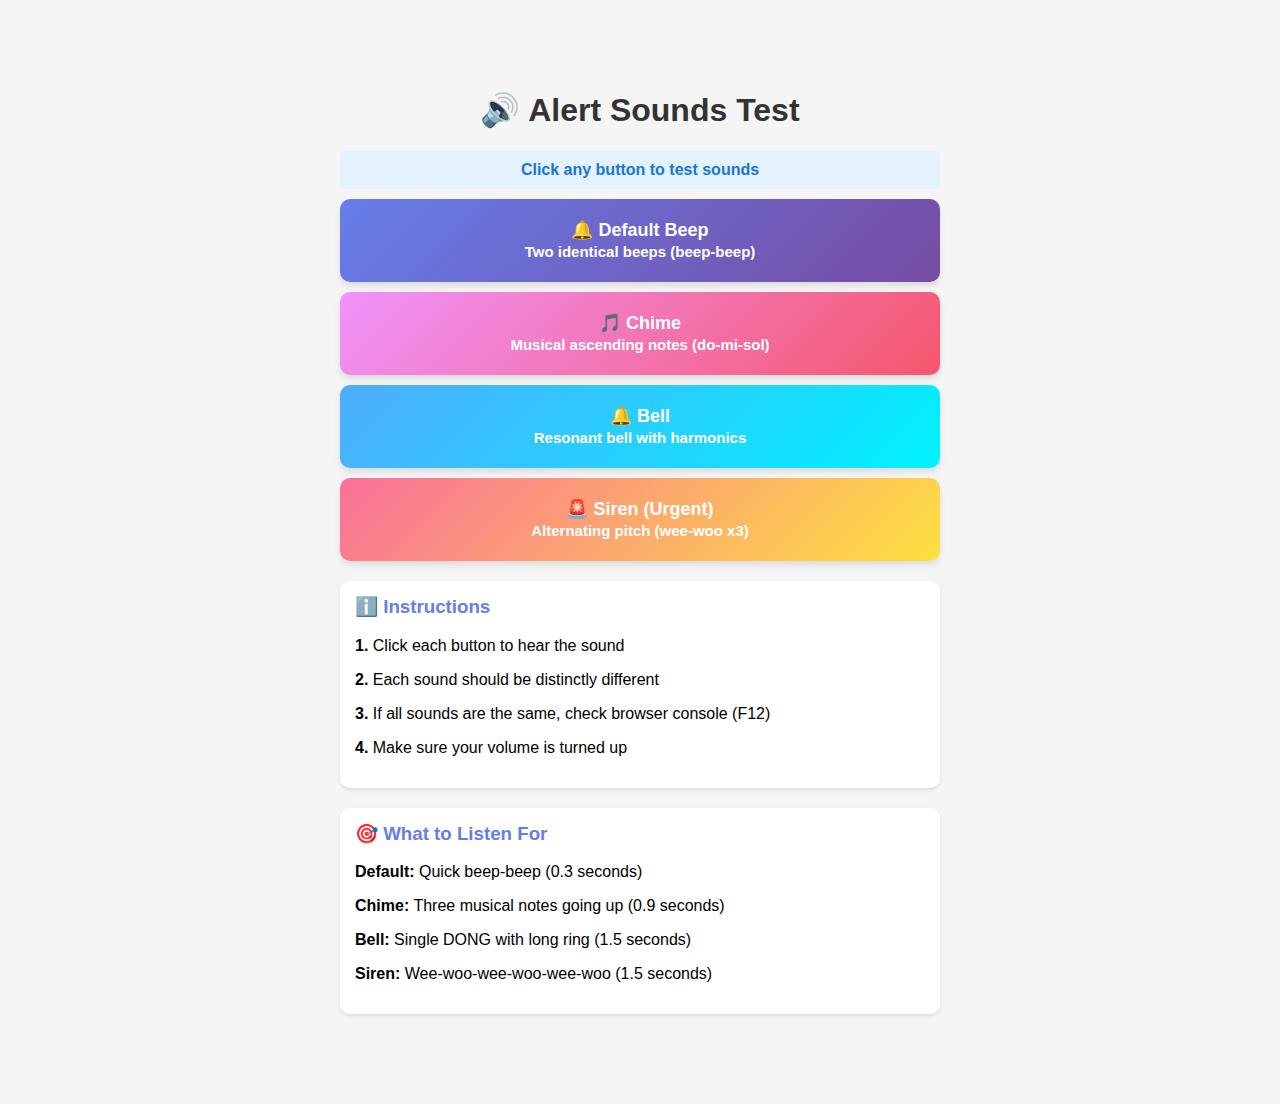
<file: web_dashboard/test_sounds.html>
<!DOCTYPE html>
<html lang="en">
<head>
    <meta charset="UTF-8">
    <meta name="viewport" content="width=device-width, initial-scale=1.0">
    <title>Alert Sounds Test</title>
    <style>
        body {
            font-family: 'Segoe UI', Tahoma, Geneva, Verdana, sans-serif;
            max-width: 600px;
            margin: 50px auto;
            padding: 20px;
            background: #f5f5f5;
        }
        h1 {
            color: #333;
            text-align: center;
        }
        .sound-button {
            display: block;
            width: 100%;
            padding: 20px;
            margin: 10px 0;
            font-size: 18px;
            font-weight: bold;
            border: none;
            border-radius: 10px;
            cursor: pointer;
            transition: all 0.3s;
            box-shadow: 0 4px 6px rgba(0,0,0,0.1);
        }
        .sound-button:hover {
            transform: translateY(-2px);
            box-shadow: 0 6px 12px rgba(0,0,0,0.15);
        }
        .sound-button:active {
            transform: translateY(0);
        }
        .default { background: linear-gradient(135deg, #667eea 0%, #764ba2 100%); color: white; }
        .chime { background: linear-gradient(135deg, #f093fb 0%, #f5576c 100%); color: white; }
        .bell { background: linear-gradient(135deg, #4facfe 0%, #00f2fe 100%); color: white; }
        .siren { background: linear-gradient(135deg, #fa709a 0%, #fee140 100%); color: white; }
        .info {
            background: white;
            padding: 15px;
            border-radius: 10px;
            margin: 20px 0;
            box-shadow: 0 2px 4px rgba(0,0,0,0.1);
        }
        .info h3 {
            margin-top: 0;
            color: #667eea;
        }
        .status {
            text-align: center;
            padding: 10px;
            margin: 10px 0;
            border-radius: 5px;
            background: #e3f2fd;
            color: #1976d2;
            font-weight: bold;
        }
    </style>
</head>
<body>
    <h1>🔊 Alert Sounds Test</h1>
    
    <div class="status" id="status">Click any button to test sounds</div>
    
    <button class="sound-button default" onclick="playSound('default')">
        🔔 Default Beep
        <br><small>Two identical beeps (beep-beep)</small>
    </button>
    
    <button class="sound-button chime" onclick="playSound('chime')">
        🎵 Chime
        <br><small>Musical ascending notes (do-mi-sol)</small>
    </button>
    
    <button class="sound-button bell" onclick="playSound('bell')">
        🔔 Bell
        <br><small>Resonant bell with harmonics</small>
    </button>
    
    <button class="sound-button siren" onclick="playSound('siren')">
        🚨 Siren (Urgent)
        <br><small>Alternating pitch (wee-woo x3)</small>
    </button>
    
    <div class="info">
        <h3>ℹ️ Instructions</h3>
        <p><strong>1.</strong> Click each button to hear the sound</p>
        <p><strong>2.</strong> Each sound should be distinctly different</p>
        <p><strong>3.</strong> If all sounds are the same, check browser console (F12)</p>
        <p><strong>4.</strong> Make sure your volume is turned up</p>
    </div>
    
    <div class="info">
        <h3>🎯 What to Listen For</h3>
        <p><strong>Default:</strong> Quick beep-beep (0.3 seconds)</p>
        <p><strong>Chime:</strong> Three musical notes going up (0.9 seconds)</p>
        <p><strong>Bell:</strong> Single DONG with long ring (1.5 seconds)</p>
        <p><strong>Siren:</strong> Wee-woo-wee-woo-wee-woo (1.5 seconds)</p>
    </div>

    <script>
        let audioContext = null;
        
        function getAudioContext() {
            if (!audioContext) {
                audioContext = new (window.AudioContext || window.webkitAudioContext)();
            }
            if (audioContext.state === 'suspended') {
                audioContext.resume();
            }
            return audioContext;
        }
        
        const alertSounds = {
            default: function(ctx) {
                console.log('🔊 Playing: Default Beep');
                document.getElementById('status').textContent = '🔊 Playing: Default Beep (beep-beep)';
                
                const osc1 = ctx.createOscillator();
                const gain1 = ctx.createGain();
                osc1.connect(gain1);
                gain1.connect(ctx.destination);
                osc1.frequency.value = 880;
                osc1.type = 'sine';
                gain1.gain.setValueAtTime(0.4, ctx.currentTime);
                gain1.gain.exponentialRampToValueAtTime(0.01, ctx.currentTime + 0.15);
                osc1.start(ctx.currentTime);
                osc1.stop(ctx.currentTime + 0.15);
                
                setTimeout(() => {
                    const osc2 = ctx.createOscillator();
                    const gain2 = ctx.createGain();
                    osc2.connect(gain2);
                    gain2.connect(ctx.destination);
                    osc2.frequency.value = 880;
                    osc2.type = 'sine';
                    gain2.gain.setValueAtTime(0.4, ctx.currentTime);
                    gain2.gain.exponentialRampToValueAtTime(0.01, ctx.currentTime + 0.15);
                    osc2.start(ctx.currentTime);
                    osc2.stop(ctx.currentTime + 0.15);
                }, 150);
            },
            
            chime: function(ctx) {
                console.log('🔔 Playing: Chime');
                document.getElementById('status').textContent = '🔔 Playing: Chime (do-mi-sol)';
                
                const notes = [523.25, 659.25, 783.99];
                notes.forEach((freq, i) => {
                    setTimeout(() => {
                        const osc = ctx.createOscillator();
                        const gain = ctx.createGain();
                        osc.connect(gain);
                        gain.connect(ctx.destination);
                        osc.frequency.value = freq;
                        osc.type = 'sine';
                        gain.gain.setValueAtTime(0, ctx.currentTime);
                        gain.gain.linearRampToValueAtTime(0.3, ctx.currentTime + 0.05);
                        gain.gain.exponentialRampToValueAtTime(0.01, ctx.currentTime + 0.6);
                        osc.start(ctx.currentTime);
                        osc.stop(ctx.currentTime + 0.6);
                    }, i * 150);
                });
            },
            
            bell: function(ctx) {
                console.log('🔔 Playing: Bell');
                document.getElementById('status').textContent = '🔔 Playing: Bell (DONG~~~~~)';
                
                const fundamental = 800;
                const harmonics = [1, 2, 3, 4.2, 5.4];
                const volumes = [1.0, 0.5, 0.3, 0.2, 0.1];
                
                harmonics.forEach((ratio, i) => {
                    const osc = ctx.createOscillator();
                    const gain = ctx.createGain();
                    osc.connect(gain);
                    gain.connect(ctx.destination);
                    osc.frequency.value = fundamental * ratio;
                    osc.type = 'sine';
                    const volume = 0.3 * volumes[i];
                    gain.gain.setValueAtTime(volume, ctx.currentTime);
                    gain.gain.exponentialRampToValueAtTime(0.01, ctx.currentTime + 1.5);
                    osc.start(ctx.currentTime);
                    osc.stop(ctx.currentTime + 1.5);
                });
            },
            
            siren: function(ctx) {
                console.log('🚨 Playing: Siren');
                document.getElementById('status').textContent = '🚨 Playing: Siren (wee-woo-wee-woo-wee-woo)';
                
                const cycles = 3;
                for (let cycle = 0; cycle < cycles; cycle++) {
                    setTimeout(() => {
                        const osc = ctx.createOscillator();
                        const gain = ctx.createGain();
                        osc.connect(gain);
                        gain.connect(ctx.destination);
                        osc.type = 'sawtooth';
                        osc.frequency.setValueAtTime(600, ctx.currentTime);
                        osc.frequency.linearRampToValueAtTime(900, ctx.currentTime + 0.2);
                        osc.frequency.linearRampToValueAtTime(600, ctx.currentTime + 0.4);
                        gain.gain.setValueAtTime(0.4, ctx.currentTime);
                        gain.gain.setValueAtTime(0.4, ctx.currentTime + 0.4);
                        gain.gain.exponentialRampToValueAtTime(0.01, ctx.currentTime + 0.45);
                        osc.start(ctx.currentTime);
                        osc.stop(ctx.currentTime + 0.45);
                    }, cycle * 500);
                }
            }
        };
        
        function playSound(type) {
            try {
                const ctx = getAudioContext();
                console.log('Playing sound type:', type);
                alertSounds[type](ctx);
                
                setTimeout(() => {
                    document.getElementById('status').textContent = 'Click any button to test sounds';
                }, 2000);
            } catch (error) {
                console.error('Error playing sound:', error);
                document.getElementById('status').textContent = '❌ Error: ' + error.message;
            }
        }
        
        console.log('🎵 Sound test page loaded');
        console.log('Available sounds:', Object.keys(alertSounds));
    </script>
</body>
</html>
</file>
